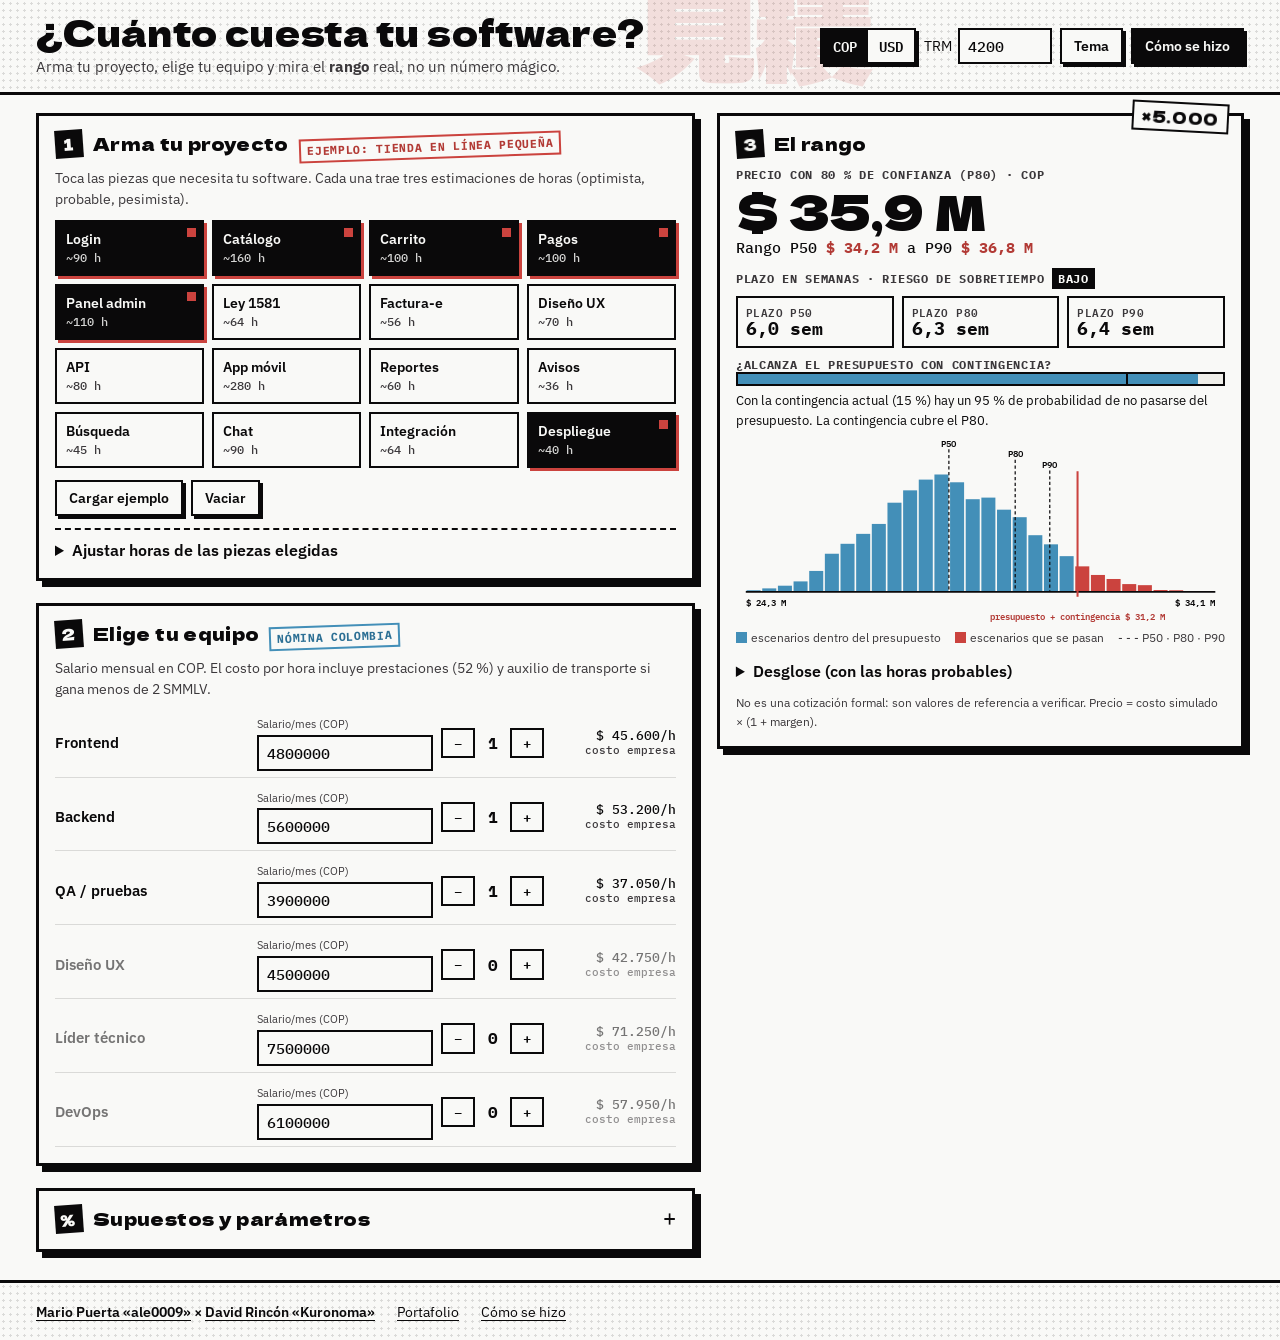
<file: index.html>
<!doctype html>
<html lang="es">
<head>
  <meta charset="utf-8">
  <meta name="viewport" content="width=device-width, initial-scale=1">
  <title>¿Cuánto cuesta tu software?</title>
  <meta name="description" content="Arma tu proyecto con piezas, elige tu equipo y mira el rango de costo y plazo (P50, P80, P90) con una simulación Monte Carlo. Valores de referencia editables; no es una cotización formal.">
  <meta name="color-scheme" content="light dark">
  <link rel="icon" href="data:image/svg+xml,%3Csvg xmlns='http://www.w3.org/2000/svg' viewBox='0 0 32 32'%3E%3Crect width='32' height='32' fill='%230A090A'/%3E%3Ctext x='16' y='24' font-size='22' text-anchor='middle' fill='%23CB433E' font-family='sans-serif'%3E%24%3C/text%3E%3C/svg%3E">
  <link rel="preconnect" href="https://fonts.googleapis.com">
  <link rel="preconnect" href="https://fonts.gstatic.com" crossorigin>
  <link href="https://fonts.googleapis.com/css2?family=Dela+Gothic+One&family=IBM+Plex+Mono:wght@400;500;600;700&family=IBM+Plex+Sans:wght@400;600;700&display=swap" rel="stylesheet">
  <link rel="stylesheet" href="css/estilo.css">
  <script>
    try { const t = localStorage.getItem('cotizador-tema'); if (t) document.documentElement.dataset.theme = t; } catch (e) {}
  </script>
</head>
<body>
  <a class="solo-lector" href="#resultado">Saltar al resultado</a>
  <header class="cabecera trama">
    <span class="kanji" aria-hidden="true">見積</span>
    <div class="marca">
      <h1>¿Cuánto cuesta tu software?</h1>
      <p>Arma tu proyecto, elige tu equipo y mira el <strong>rango</strong> real, no un número mágico.</p>
    </div>
    <div class="acciones">
      <div class="chip-moneda" role="group" aria-label="Moneda">
        <button type="button" data-moneda="COP" aria-pressed="true">COP</button>
        <button type="button" data-moneda="USD" aria-pressed="false">USD</button>
      </div>
      <label class="trm" title="Pesos colombianos por 1 dólar. Edítala con la TRM del día.">
        <span>TRM</span><input id="trm" type="number" min="1" step="1" inputmode="numeric" value="4200" aria-label="Tasa de cambio: pesos por dólar">
      </label>
      <button type="button" class="boton" id="tema" aria-label="Cambiar tema claro u oscuro">Tema</button>
      <a class="boton primario" href="proceso/">Cómo se hizo</a>
    </div>
  </header>

  <div class="mini-hud" aria-hidden="true">
    <span>P80 <b id="mini-precio">…</b></span>
    <span id="mini-plazo">…</span>
    <a href="#resultado">ver rango</a>
  </div>

  <main class="mesa">
    <div class="col-izq">
      <section class="panel" aria-labelledby="t-piezas">
        <h2 id="t-piezas"><span class="paso-num">1</span> Arma tu proyecto <span class="sello" id="sello-ejemplo">Ejemplo: tienda en línea pequeña</span></h2>
        <p class="ayuda">Toca las piezas que necesita tu software. Cada una trae tres estimaciones de horas (optimista, probable, pesimista).</p>
        <div class="piezas-grid" id="piezas" role="group" aria-label="Piezas del proyecto"></div>
        <div class="fila-acciones">
          <button type="button" class="boton" id="cargar-ejemplo">Cargar ejemplo</button>
          <button type="button" class="boton" id="vaciar">Vaciar</button>
        </div>
        <details class="ajuste" id="ajuste">
          <summary>Ajustar horas de las piezas elegidas</summary>
          <p class="ayuda">Horas de trabajo de todo el equipo. <span class="origen eco">EC</span> = horas probables del modelo de optimización (caso «pequeña»), rango −20 %/+50 % del motor de riesgo. <span class="origen propio">SP</span> = supuesto propio de esta herramienta.</p>
          <div class="tabla-scroll">
            <table class="tabla">
              <thead><tr><th scope="col">Pieza</th><th scope="col">Optimista</th><th scope="col">Probable</th><th scope="col">Pesimista</th></tr></thead>
              <tbody id="tabla-horas"></tbody>
            </table>
          </div>
        </details>
      </section>

      <section class="panel" aria-labelledby="t-equipo">
        <h2 id="t-equipo"><span class="paso-num">2</span> Elige tu equipo <span class="sello frio">Nómina Colombia</span></h2>
        <p class="ayuda">Salario mensual en COP. El costo por hora incluye prestaciones (52 %) y auxilio de transporte si gana menos de 2 SMMLV.</p>
        <div class="equipo-lista" id="equipo"></div>
      </section>

      <details class="panel supuestos" id="supuestos">
        <summary><h2 style="display:inline-flex"><span class="paso-num">%</span> Supuestos y parámetros</h2></summary>
        <p class="ayuda">Valores 2026: SMMLV 1.750.905 (Decreto 1469 de 2025) y auxilio de transporte 249.095 (Decreto 1470 de 2025), verificados el 10 nov 2026. Cambian cada año: edítalos si hace falta.</p>
        <div class="rejilla">
          <label>Factor prestacional (%)<input type="number" data-param="factorPrestacional" data-escala="100" min="0" max="199" step="1"></label>
          <label>SMMLV (COP)<input type="number" data-param="smmlv" min="0" step="1000"></label>
          <label>Auxilio de transporte (COP/mes)<input type="number" data-param="auxilioTransporte" min="0" step="1000"></label>
          <label>Auxilio si gana menos de (SMMLV)<input type="number" data-param="limiteAuxilioSmmlv" min="0" step="0.5"></label>
          <label>Horas pagadas por semana<input type="number" data-param="horasSemana" min="1" step="1"></label>
          <label>Semanas por mes<input type="number" data-param="semanasMes" min="1" step="0.01"></label>
          <label>Horas productivas por persona y semana<input type="number" data-param="horasProductivas" min="1" step="1"></label>
          <label>Contingencia (%)<input type="number" data-param="contingencia" data-escala="100" min="0" max="100" step="1"></label>
          <label>Margen comercial (%)<input type="number" data-param="margen" data-escala="100" min="0" max="200" step="1"></label>
          <label>Otros costos fijos (COP: hosting, licencias)<input type="number" data-param="otrosCostos" min="0" step="100000"></label>
          <label>Distribución<select data-param="distribucion"><option value="pert">Beta-PERT</option><option value="triangular">Triangular</option></select></label>
          <label>Iteraciones Monte Carlo<input type="number" data-param="iteraciones" min="100" max="100000" step="500"></label>
          <label>Semilla<input type="number" data-param="semilla" min="0" step="1"></label>
        </div>
        <div class="fila-acciones"><button type="button" class="boton" id="restaurar">Restaurar valores de referencia</button></div>
      </details>
    </div>

    <section class="panel resultado" id="resultado" aria-labelledby="t-resultado" tabindex="-1">
      <span class="onoma" id="onoma" aria-hidden="true">×5000</span>
      <h2 id="t-resultado"><span class="paso-num">3</span> El rango</h2>
      <div id="salida" aria-live="polite">
        <div class="hud-precio">
          <span class="hud-etiqueta" id="etq-precio">Precio con 80 % de confianza (P80)</span>
          <span class="hud-grande num" id="precio-p80">…</span>
          <span class="hud-rango" id="precio-rango">…</span>
        </div>
        <div class="hud-etiqueta" title="Semanas planeadas frente a un umbral de 10 semanas (regla de eiran)">Plazo en semanas · riesgo de sobretiempo <span class="nivel" id="nivel">…</span></div>
        <div class="hud-fila">
          <div class="hud-caja"><div class="e">Plazo P50</div><div class="v" id="sem-p50">…</div></div>
          <div class="hud-caja"><div class="e">Plazo P80</div><div class="v" id="sem-p80">…</div></div>
          <div class="hud-caja"><div class="e">Plazo P90</div><div class="v" id="sem-p90">…</div></div>
        </div>
        <div class="medidor">
          <div class="hud-etiqueta">¿Alcanza el presupuesto con contingencia?</div>
          <div class="barra" role="meter" id="medidor" aria-valuemin="0" aria-valuemax="100" aria-valuenow="0" aria-label="Probabilidad de no pasarse del presupuesto con contingencia">
            <div class="relleno" id="medidor-relleno"></div><div class="marca80" title="Meta: 80 %"></div>
          </div>
          <p id="lectura">…</p>
        </div>
      </div>
      <svg class="histo" id="histo" viewBox="0 0 600 230" role="img" aria-labelledby="histo-titulo histo-desc">
        <title id="histo-titulo">Distribución del costo simulado</title>
        <desc id="histo-desc">Histograma de los escenarios simulados.</desc>
      </svg>
      <div class="leyenda" aria-hidden="true">
        <span><i style="background:var(--frio)"></i>escenarios dentro del presupuesto</span>
        <span><i style="background:var(--acento)"></i>escenarios que se pasan</span>
        <span>- - - P50 · P80 · P90</span>
      </div>
      <details class="desglose" id="desglose">
        <summary>Desglose (con las horas probables)</summary>
        <div id="desglose-cuerpo"></div>
      </details>
      <p class="aviso-legal">No es una cotización formal: son valores de referencia a verificar. Precio = costo simulado × (1 + margen).</p>
    </section>
  </main>

  <footer class="pie trama">
    <span class="creditos"><a href="https://github.com/ale0009" target="_blank" rel="noopener">Mario Puerta «ale0009»</a> × <a href="https://www.linkedin.com/in/davidalexanderrinconcorredorkuronoma/" target="_blank" rel="noopener">David Rincón «Kuronoma»</a></span> <a href="https://kx-portafolio.vercel.app" target="_blank" rel="noopener">Portafolio</a>
    <a href="proceso/">Cómo se hizo</a>
  </footer>
  <script type="module" src="js/app.js"></script>
</body>
</html>
</file>
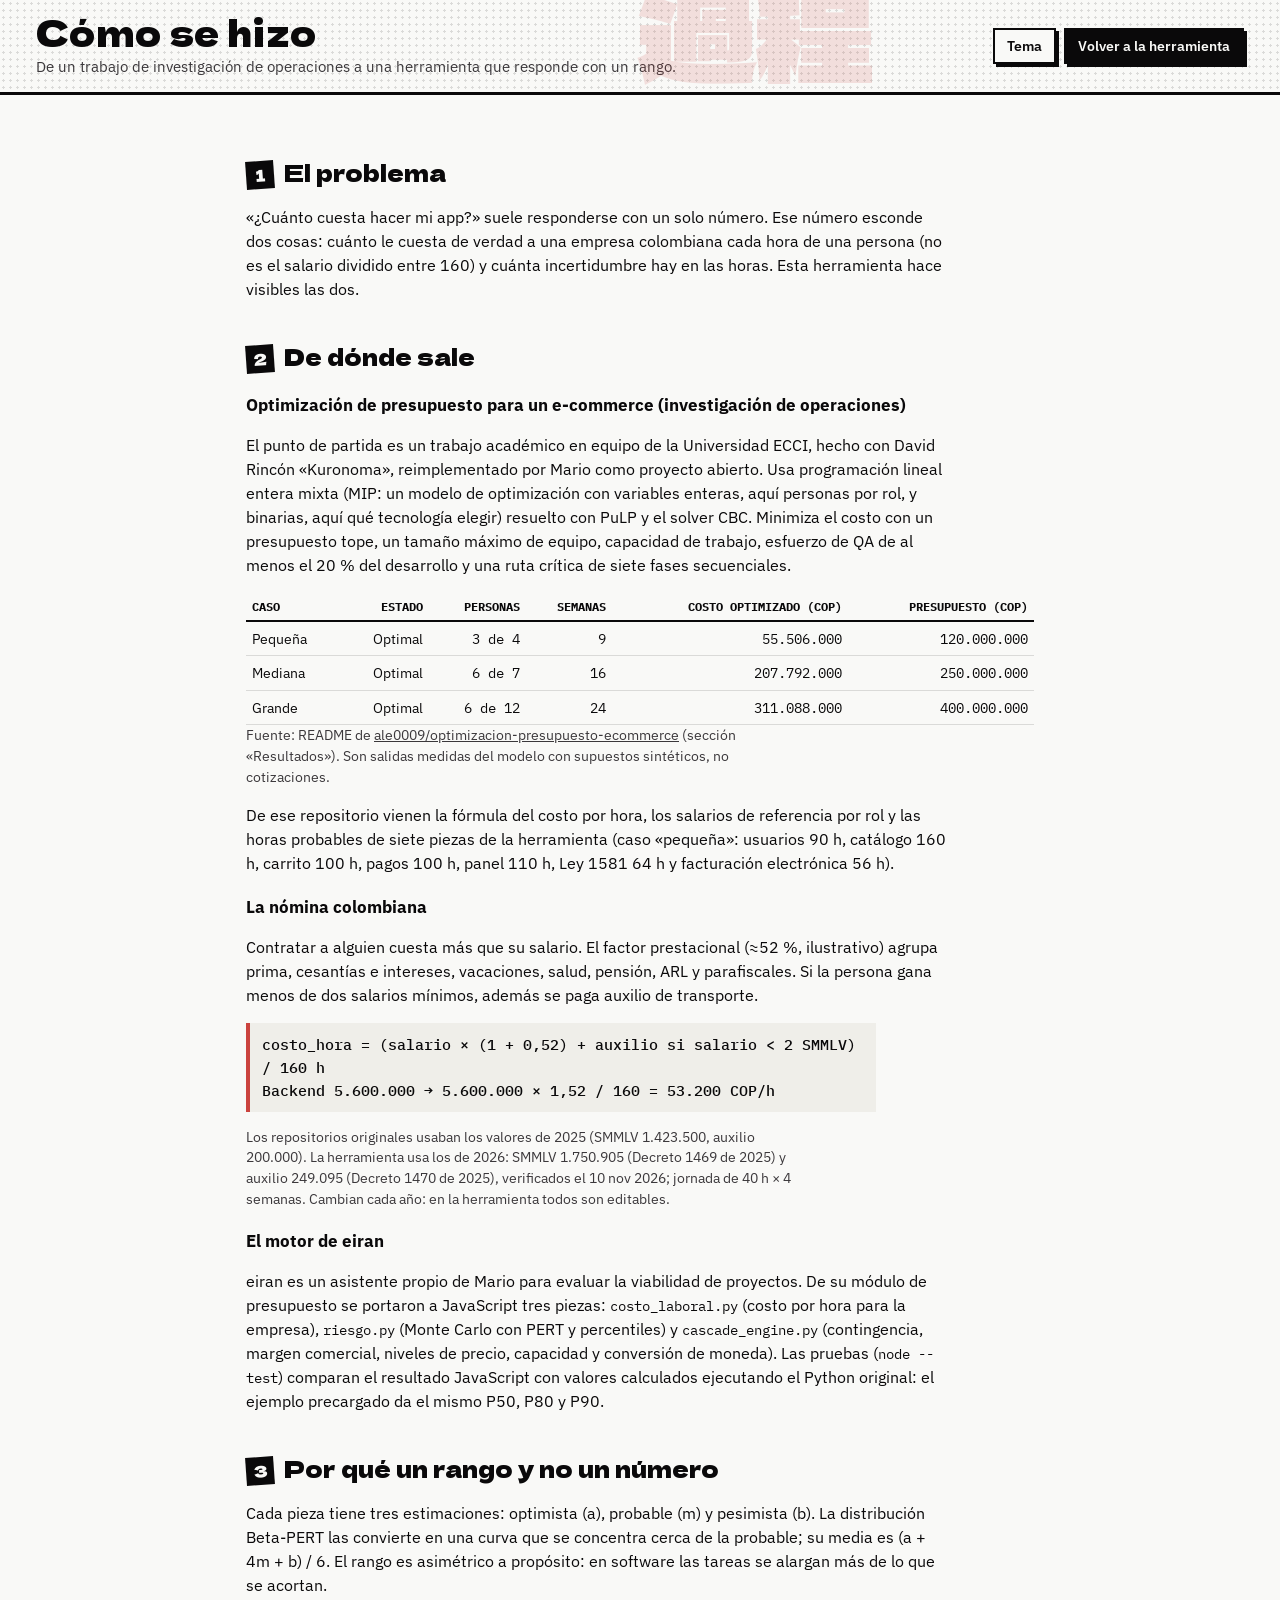
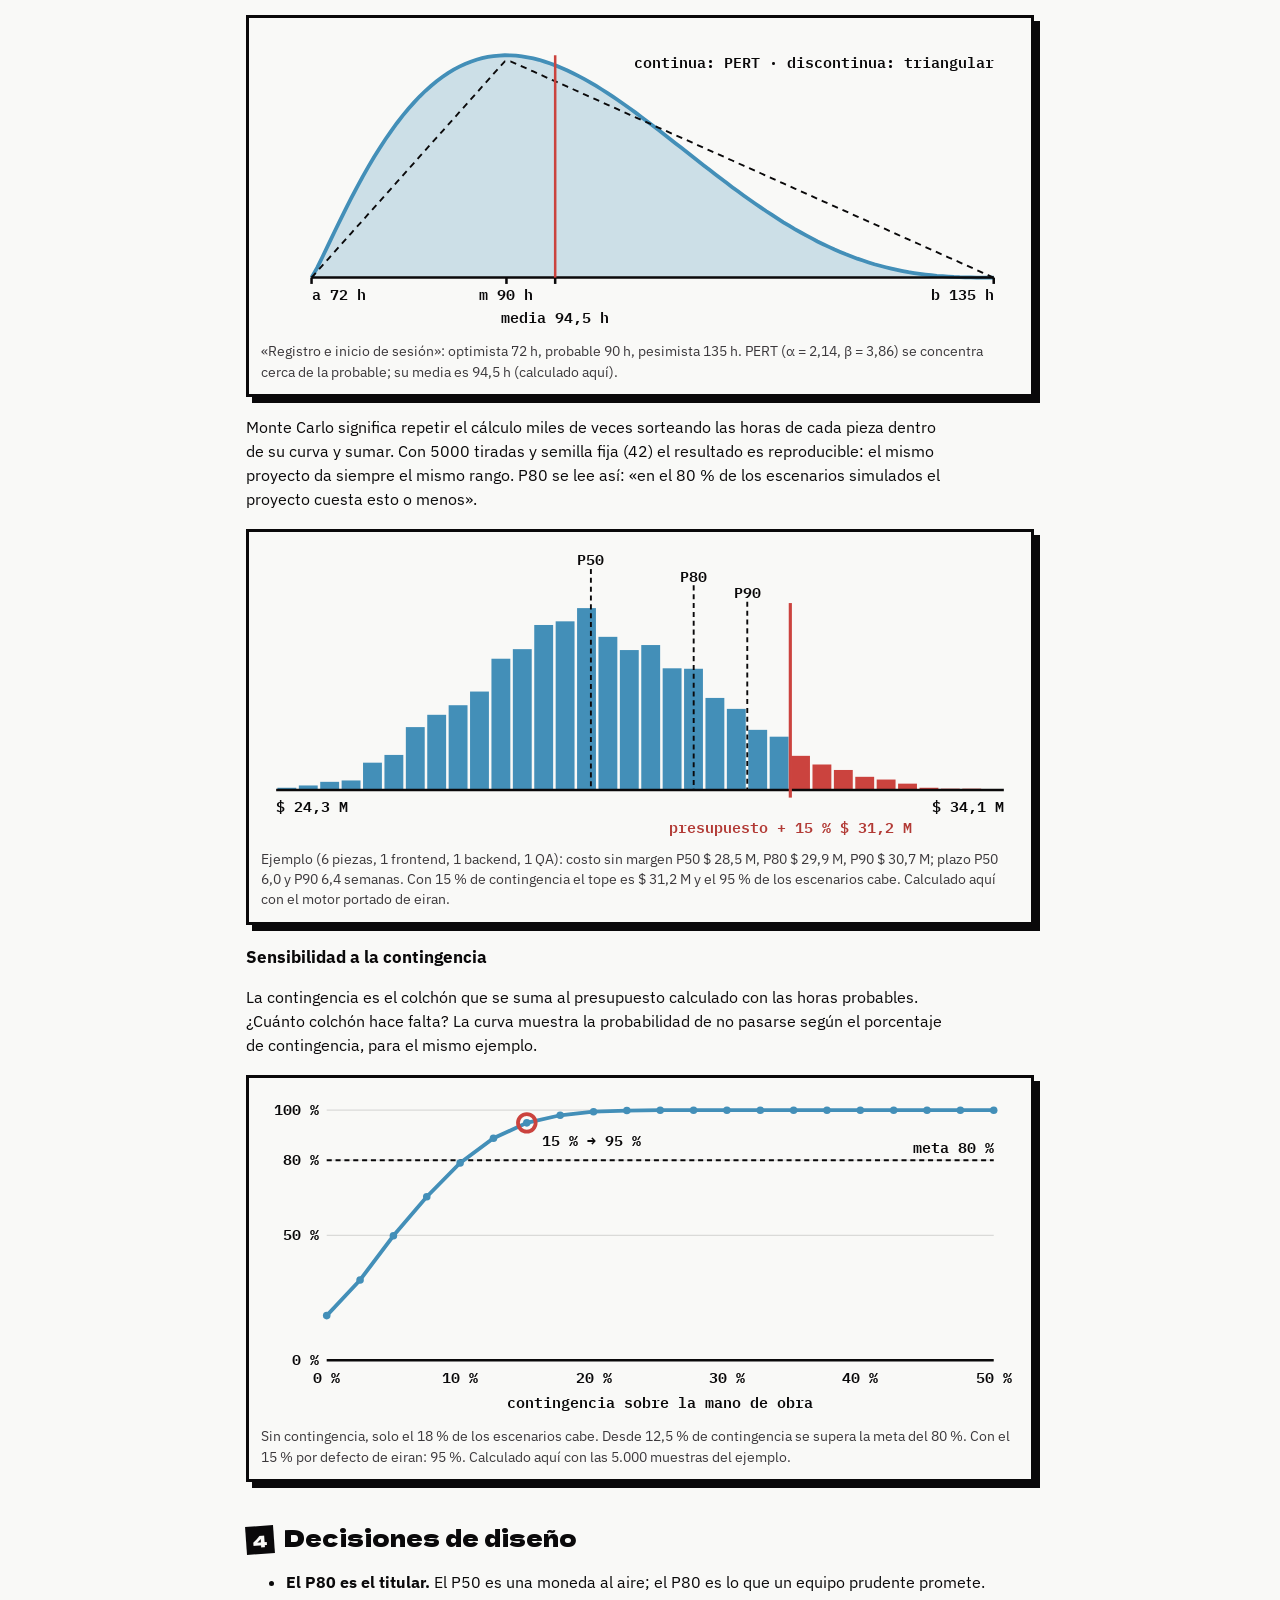
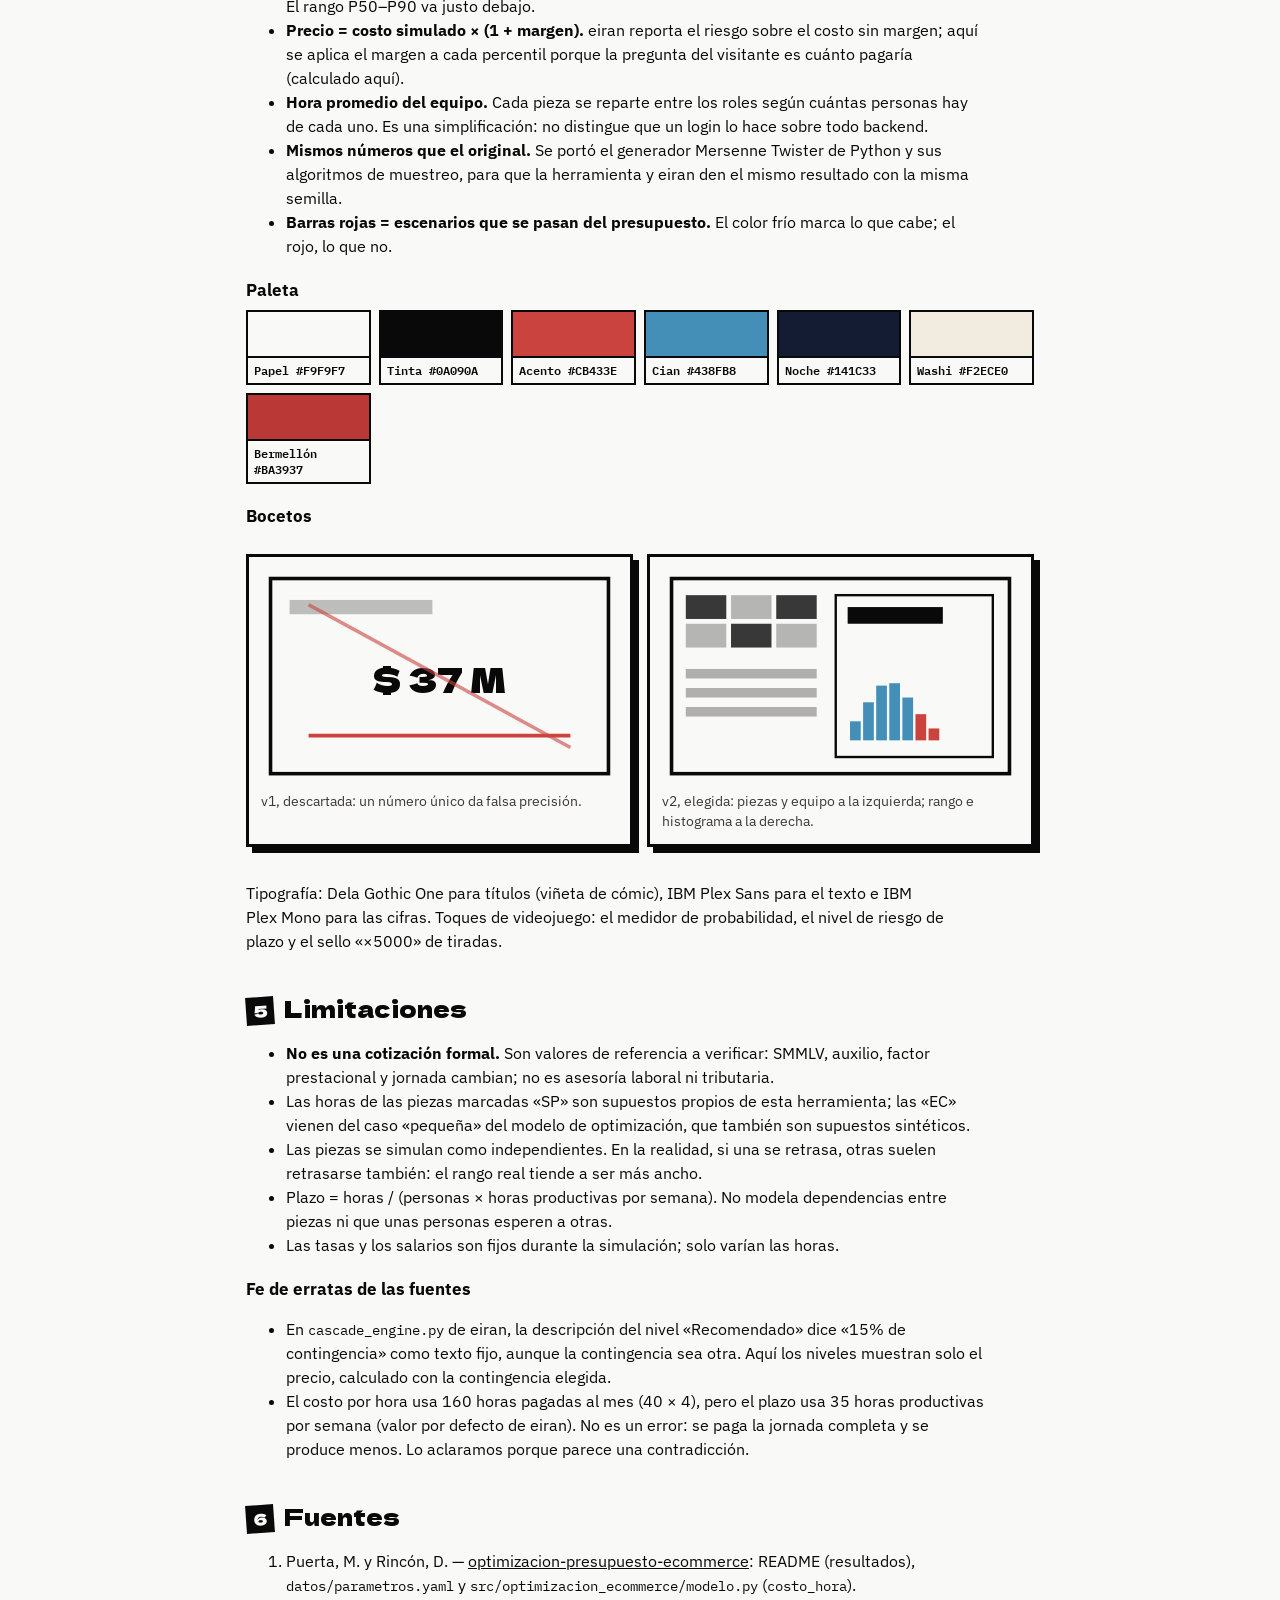
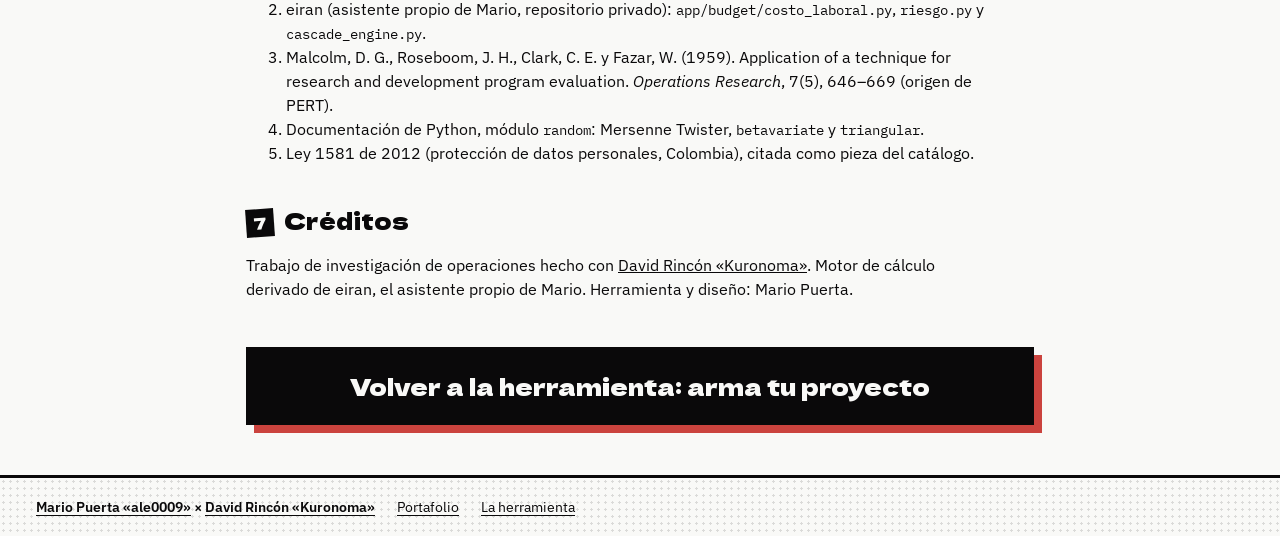
<file: proceso/index.html>
<!doctype html>
<html lang="es">
<head>
  <meta charset="utf-8">
  <meta name="viewport" content="width=device-width, initial-scale=1">
  <title>Cómo se hizo · ¿Cuánto cuesta tu software?</title>
  <meta name="description" content="El proceso detrás del cotizador: optimización de presupuesto con PuLP, nómina colombiana, Monte Carlo con PERT, decisiones de diseño y limitaciones.">
  <meta name="color-scheme" content="light dark">
  <link rel="icon" href="data:image/svg+xml,%3Csvg xmlns='http://www.w3.org/2000/svg' viewBox='0 0 32 32'%3E%3Crect width='32' height='32' fill='%230A090A'/%3E%3Ctext x='16' y='24' font-size='22' text-anchor='middle' fill='%23CB433E' font-family='sans-serif'%3E%24%3C/text%3E%3C/svg%3E">
  <link rel="preconnect" href="https://fonts.googleapis.com">
  <link rel="preconnect" href="https://fonts.gstatic.com" crossorigin>
  <link href="https://fonts.googleapis.com/css2?family=Dela+Gothic+One&family=IBM+Plex+Mono:wght@400;500;600;700&family=IBM+Plex+Sans:wght@400;600;700&display=swap" rel="stylesheet">
  <link rel="stylesheet" href="../css/estilo.css">
  <script>
    try { const t = localStorage.getItem('cotizador-tema'); if (t) document.documentElement.dataset.theme = t; } catch (e) {}
  </script>
</head>
<body>
  <header class="cabecera trama">
    <span class="kanji" aria-hidden="true">過程</span>
    <div class="marca">
      <h1>Cómo se hizo</h1>
      <p>De un trabajo de investigación de operaciones a una herramienta que responde con un rango.</p>
    </div>
    <div class="acciones">
      <button type="button" class="boton" id="tema" aria-label="Cambiar tema claro u oscuro">Tema</button>
      <a class="boton primario" href="../">Volver a la herramienta</a>
    </div>
  </header>

  <main class="lectura">
    <section aria-labelledby="h-problema">
      <h2 id="h-problema"><span class="paso-num">1</span> El problema</h2>
      <p>«¿Cuánto cuesta hacer mi app?» suele responderse con un solo número. Ese número esconde dos cosas: cuánto le cuesta de verdad a una empresa colombiana cada hora de una persona (no es el salario dividido entre 160) y cuánta incertidumbre hay en las horas. Esta herramienta hace visibles las dos.</p>
    </section>

    <section aria-labelledby="h-origen">
      <h2 id="h-origen"><span class="paso-num">2</span> De dónde sale</h2>
      <h3>Optimización de presupuesto para un e-commerce (investigación de operaciones)</h3>
      <p>El punto de partida es un trabajo académico en equipo de la Universidad ECCI, hecho con David Rincón «Kuronoma», reimplementado por Mario como proyecto abierto. Usa programación lineal entera mixta (MIP: un modelo de optimización con variables enteras, aquí personas por rol, y binarias, aquí qué tecnología elegir) resuelto con PuLP y el solver CBC. Minimiza el costo con un presupuesto tope, un tamaño máximo de equipo, capacidad de trabajo, esfuerzo de QA de al menos el 20 % del desarrollo y una ruta crítica de siete fases secuenciales.</p>
      <div class="tabla-scroll">
        <table class="cifras">
          <caption class="solo-lector">Resultados del modelo de optimización según su README</caption>
          <thead><tr><th scope="col">Caso</th><th scope="col">Estado</th><th scope="col">Personas</th><th scope="col">Semanas</th><th scope="col">Costo optimizado (COP)</th><th scope="col">Presupuesto (COP)</th></tr></thead>
          <tbody>
            <tr><td>Pequeña</td><td>Optimal</td><td class="num">3 de 4</td><td class="num">9</td><td class="num">55.506.000</td><td class="num">120.000.000</td></tr>
            <tr><td>Mediana</td><td>Optimal</td><td class="num">6 de 7</td><td class="num">16</td><td class="num">207.792.000</td><td class="num">250.000.000</td></tr>
            <tr><td>Grande</td><td>Optimal</td><td class="num">6 de 12</td><td class="num">24</td><td class="num">311.088.000</td><td class="num">400.000.000</td></tr>
          </tbody>
        </table>
      </div>
      <p class="ayuda">Fuente: README de <a href="https://github.com/ale0009/optimizacion-presupuesto-ecommerce">ale0009/optimizacion-presupuesto-ecommerce</a> (sección «Resultados»). Son salidas medidas del modelo con supuestos sintéticos, no cotizaciones.</p>
      <p>De ese repositorio vienen la fórmula del costo por hora, los salarios de referencia por rol y las horas probables de siete piezas de la herramienta (caso «pequeña»: usuarios 90 h, catálogo 160 h, carrito 100 h, pagos 100 h, panel 110 h, Ley 1581 64 h y facturación electrónica 56 h).</p>

      <h3>La nómina colombiana</h3>
      <p>Contratar a alguien cuesta más que su salario. El factor prestacional (≈52 %, ilustrativo) agrupa prima, cesantías e intereses, vacaciones, salud, pensión, ARL y parafiscales. Si la persona gana menos de dos salarios mínimos, además se paga auxilio de transporte.</p>
      <p class="formula">costo_hora = (salario × (1 + 0,52) + auxilio si salario &lt; 2 SMMLV) / 160 h<br>Backend 5.600.000 → 5.600.000 × 1,52 / 160 = 53.200 COP/h</p>
      <p class="ayuda">Los repositorios originales usaban los valores de 2025 (SMMLV 1.423.500, auxilio 200.000). La herramienta usa los de 2026: SMMLV 1.750.905 (Decreto 1469 de 2025) y auxilio 249.095 (Decreto 1470 de 2025), verificados el 10 nov 2026; jornada de 40 h × 4 semanas. Cambian cada año: en la herramienta todos son editables.</p>

      <h3>El motor de eiran</h3>
      <p>eiran es un asistente propio de Mario para evaluar la viabilidad de proyectos. De su módulo de presupuesto se portaron a JavaScript tres piezas: <code>costo_laboral.py</code> (costo por hora para la empresa), <code>riesgo.py</code> (Monte Carlo con PERT y percentiles) y <code>cascade_engine.py</code> (contingencia, margen comercial, niveles de precio, capacidad y conversión de moneda). Las pruebas (<code>node --test</code>) comparan el resultado JavaScript con valores calculados ejecutando el Python original: el ejemplo precargado da el mismo P50, P80 y P90.</p>
    </section>

    <section aria-labelledby="h-metodo">
      <h2 id="h-metodo"><span class="paso-num">3</span> Por qué un rango y no un número</h2>
      <p>Cada pieza tiene tres estimaciones: optimista (a), probable (m) y pesimista (b). La distribución Beta-PERT las convierte en una curva que se concentra cerca de la probable; su media es (a + 4m + b) / 6. El rango es asimétrico a propósito: en software las tareas se alargan más de lo que se acortan.</p>
      <figure>
        <svg id="g-pert" viewBox="0 0 600 240" role="img" aria-labelledby="g-pert-t g-pert-d"><title id="g-pert-t">Curva PERT y triangular de una pieza</title><desc id="g-pert-d">Curva de probabilidad de las horas de la pieza de registro e inicio de sesión.</desc></svg>
        <figcaption id="c-pert">Una pieza, tres estimaciones, una curva.</figcaption>
      </figure>
      <p>Monte Carlo significa repetir el cálculo miles de veces sorteando las horas de cada pieza dentro de su curva y sumar. Con 5000 tiradas y semilla fija (42) el resultado es reproducible: el mismo proyecto da siempre el mismo rango. P80 se lee así: «en el 80 % de los escenarios simulados el proyecto cuesta esto o menos».</p>
      <figure>
        <svg id="g-histo" class="histo" viewBox="0 0 600 230" role="img" aria-labelledby="g-histo-t g-histo-d"><title id="g-histo-t">Distribución del costo del ejemplo</title><desc id="g-histo-d">Histograma del costo simulado del ejemplo precargado.</desc></svg>
        <figcaption id="c-histo">Costo simulado del ejemplo (tienda en línea pequeña).</figcaption>
      </figure>
      <h3>Sensibilidad a la contingencia</h3>
      <p>La contingencia es el colchón que se suma al presupuesto calculado con las horas probables. ¿Cuánto colchón hace falta? La curva muestra la probabilidad de no pasarse según el porcentaje de contingencia, para el mismo ejemplo.</p>
      <figure>
        <svg id="g-sens" viewBox="0 0 600 260" role="img" aria-labelledby="g-sens-t g-sens-d"><title id="g-sens-t">Probabilidad de no pasarse según la contingencia</title><desc id="g-sens-d">Curva creciente de probabilidad frente al porcentaje de contingencia.</desc></svg>
        <figcaption id="c-sens">Calculado aquí con las muestras del ejemplo.</figcaption>
      </figure>
    </section>

    <section aria-labelledby="h-diseno">
      <h2 id="h-diseno"><span class="paso-num">4</span> Decisiones de diseño</h2>
      <ul>
        <li><strong>El P80 es el titular.</strong> El P50 es una moneda al aire; el P80 es lo que un equipo prudente promete. El rango P50–P90 va justo debajo.</li>
        <li><strong>Precio = costo simulado × (1 + margen).</strong> eiran reporta el riesgo sobre el costo sin margen; aquí se aplica el margen a cada percentil porque la pregunta del visitante es cuánto pagaría (calculado aquí).</li>
        <li><strong>Hora promedio del equipo.</strong> Cada pieza se reparte entre los roles según cuántas personas hay de cada uno. Es una simplificación: no distingue que un login lo hace sobre todo backend.</li>
        <li><strong>Mismos números que el original.</strong> Se portó el generador Mersenne Twister de Python y sus algoritmos de muestreo, para que la herramienta y eiran den el mismo resultado con la misma semilla.</li>
        <li><strong>Barras rojas = escenarios que se pasan del presupuesto.</strong> El color frío marca lo que cabe; el rojo, lo que no.</li>
      </ul>
      <h3>Paleta</h3>
      <div class="paleta">
        <div class="muestra"><span style="background:#F9F9F7"></span><div>Papel #F9F9F7</div></div>
        <div class="muestra"><span style="background:#0A090A"></span><div>Tinta #0A090A</div></div>
        <div class="muestra"><span style="background:#CB433E"></span><div>Acento #CB433E</div></div>
        <div class="muestra"><span style="background:#438FB8"></span><div>Cian #438FB8</div></div>
        <div class="muestra"><span style="background:#141C33"></span><div>Noche #141C33</div></div>
        <div class="muestra"><span style="background:#F2ECE0"></span><div>Washi #F2ECE0</div></div>
        <div class="muestra"><span style="background:#BA3937"></span><div>Bermellón #BA3937</div></div>
      </div>
      <h3>Bocetos</h3>
      <div class="bocetos">
        <figure>
          <svg viewBox="0 0 300 180" role="img" aria-labelledby="b1"><title id="b1">Versión descartada: un solo número</title>
            <rect x="8" y="8" width="284" height="164" fill="none" stroke="currentColor" stroke-width="3"/>
            <rect x="24" y="26" width="120" height="12" fill="currentColor" opacity=".25"/>
            <text x="150" y="104" text-anchor="middle" style="font:28px var(--titulo)">$ 37 M</text>
            <line x1="40" y1="140" x2="260" y2="140" stroke="#CB433E" stroke-width="3"/>
            <line x1="40" y1="30" x2="260" y2="150" stroke="#CB433E" stroke-width="3" opacity=".6"/>
          </svg>
          <figcaption>v1, descartada: un número único da falsa precisión.</figcaption>
        </figure>
        <figure>
          <svg viewBox="0 0 300 180" role="img" aria-labelledby="b2"><title id="b2">Versión elegida: piezas, equipo y rango</title>
            <rect x="8" y="8" width="284" height="164" fill="none" stroke="currentColor" stroke-width="3"/>
            <g fill="currentColor" opacity=".8"><rect x="20" y="22" width="34" height="20"/><rect x="58" y="22" width="34" height="20" opacity=".35"/><rect x="96" y="22" width="34" height="20"/><rect x="20" y="46" width="34" height="20" opacity=".35"/><rect x="58" y="46" width="34" height="20"/><rect x="96" y="46" width="34" height="20" opacity=".35"/></g>
            <g fill="currentColor" opacity=".3"><rect x="20" y="84" width="110" height="8"/><rect x="20" y="100" width="110" height="8"/><rect x="20" y="116" width="110" height="8"/></g>
            <rect x="146" y="22" width="132" height="136" fill="none" stroke="currentColor" stroke-width="2"/>
            <rect x="156" y="32" width="80" height="14" fill="currentColor"/>
            <g fill="#438FB8"><rect x="158" y="128" width="9" height="16"/><rect x="169" y="112" width="9" height="32"/><rect x="180" y="98" width="9" height="46"/><rect x="191" y="96" width="9" height="48"/><rect x="202" y="108" width="9" height="36"/></g>
            <g fill="#CB433E"><rect x="213" y="122" width="9" height="22"/><rect x="224" y="134" width="9" height="10"/></g>
          </svg>
          <figcaption>v2, elegida: piezas y equipo a la izquierda; rango e histograma a la derecha.</figcaption>
        </figure>
      </div>
      <p>Tipografía: Dela Gothic One para títulos (viñeta de cómic), IBM Plex Sans para el texto e IBM Plex Mono para las cifras. Toques de videojuego: el medidor de probabilidad, el nivel de riesgo de plazo y el sello «×5000» de tiradas.</p>
    </section>

    <section aria-labelledby="h-limites">
      <h2 id="h-limites"><span class="paso-num">5</span> Limitaciones</h2>
      <ul>
        <li><strong>No es una cotización formal.</strong> Son valores de referencia a verificar: SMMLV, auxilio, factor prestacional y jornada cambian; no es asesoría laboral ni tributaria.</li>
        <li>Las horas de las piezas marcadas «SP» son supuestos propios de esta herramienta; las «EC» vienen del caso «pequeña» del modelo de optimización, que también son supuestos sintéticos.</li>
        <li>Las piezas se simulan como independientes. En la realidad, si una se retrasa, otras suelen retrasarse también: el rango real tiende a ser más ancho.</li>
        <li>Plazo = horas / (personas × horas productivas por semana). No modela dependencias entre piezas ni que unas personas esperen a otras.</li>
        <li>Las tasas y los salarios son fijos durante la simulación; solo varían las horas.</li>
      </ul>
      <h3>Fe de erratas de las fuentes</h3>
      <ul>
        <li>En <code>cascade_engine.py</code> de eiran, la descripción del nivel «Recomendado» dice «15% de contingencia» como texto fijo, aunque la contingencia sea otra. Aquí los niveles muestran solo el precio, calculado con la contingencia elegida.</li>
        <li>El costo por hora usa 160 horas pagadas al mes (40 × 4), pero el plazo usa 35 horas productivas por semana (valor por defecto de eiran). No es un error: se paga la jornada completa y se produce menos. Lo aclaramos porque parece una contradicción.</li>
      </ul>
    </section>

    <section aria-labelledby="h-fuentes">
      <h2 id="h-fuentes"><span class="paso-num">6</span> Fuentes</h2>
      <ol>
        <li>Puerta, M. y Rincón, D. — <a href="https://github.com/ale0009/optimizacion-presupuesto-ecommerce">optimizacion-presupuesto-ecommerce</a>: README (resultados), <code>datos/parametros.yaml</code> y <code>src/optimizacion_ecommerce/modelo.py</code> (<code>costo_hora</code>).</li>
        <li>eiran (asistente propio de Mario, repositorio privado): <code>app/budget/costo_laboral.py</code>, <code>riesgo.py</code> y <code>cascade_engine.py</code>.</li>
        <li>Malcolm, D. G., Roseboom, J. H., Clark, C. E. y Fazar, W. (1959). Application of a technique for research and development program evaluation. <em>Operations Research</em>, 7(5), 646–669 (origen de PERT).</li>
        <li>Documentación de Python, módulo <code>random</code>: Mersenne Twister, <code>betavariate</code> y <code>triangular</code>.</li>
        <li>Ley 1581 de 2012 (protección de datos personales, Colombia), citada como pieza del catálogo.</li>
      </ol>
    </section>

    <section aria-labelledby="h-creditos">
      <h2 id="h-creditos"><span class="paso-num">7</span> Créditos</h2>
      <p>Trabajo de investigación de operaciones hecho con <a href="https://www.linkedin.com/in/davidalexanderrinconcorredorkuronoma/">David Rincón «Kuronoma»</a>. Motor de cálculo derivado de eiran, el asistente propio de Mario. Herramienta y diseño: Mario Puerta.</p>
    </section>

    <a class="volver" href="../">Volver a la herramienta: arma tu proyecto</a>
  </main>

  <footer class="pie trama">
    <span class="creditos"><a href="https://github.com/ale0009" target="_blank" rel="noopener">Mario Puerta «ale0009»</a> × <a href="https://www.linkedin.com/in/davidalexanderrinconcorredorkuronoma/" target="_blank" rel="noopener">David Rincón «Kuronoma»</a></span> <a href="https://kx-portafolio.vercel.app" target="_blank" rel="noopener">Portafolio</a>
    <a href="../">La herramienta</a>
  </footer>
  <script type="module" src="../js/proceso.js"></script>
</body>
</html>
</file>
<file: css/estilo.css>
/* Línea «Tinta y trama» (claro) y Jisseki (oscuro). Sin dependencias. */
:root {
  --papel: #F9F9F7;
  --papel-2: #EFEEE9;
  --tinta: #0A090A;
  --tinta-suave: #3B383B;
  --acento: #CB433E;
  --acento-texto: #B23A35;
  --frio: #438FB8;
  --frio-texto: #2C6F94;
  --trama: rgba(10, 9, 10, 0.13);
  --sombra: #0A090A;
  --borde: 3px solid var(--tinta);
  --titulo: 'Dela Gothic One', 'Bangers', system-ui, sans-serif;
  --texto: 'IBM Plex Sans', 'Atkinson Hyperlegible', system-ui, sans-serif;
  --mono: 'IBM Plex Mono', ui-monospace, monospace;
  color-scheme: light;
}
@media (prefers-color-scheme: dark) {
  :root:not([data-theme="light"]) {
    --papel: #141C33; --papel-2: #1D2744; --tinta: #F2ECE0; --tinta-suave: #CFC8BA;
    --acento: #BA3937; --acento-texto: #F08A84; --frio: #6FB0D6; --frio-texto: #8CC4E4;
    --trama: rgba(242, 236, 224, 0.10); --sombra: #05080F; color-scheme: dark;
  }
}
:root[data-theme="dark"] {
  --papel: #141C33; --papel-2: #1D2744; --tinta: #F2ECE0; --tinta-suave: #CFC8BA;
  --acento: #BA3937; --acento-texto: #F08A84; --frio: #6FB0D6; --frio-texto: #8CC4E4;
  --trama: rgba(242, 236, 224, 0.10); --sombra: #05080F; color-scheme: dark;
}

* { box-sizing: border-box; }
html { -webkit-text-size-adjust: 100%; }
body {
  margin: 0; background: var(--papel); color: var(--tinta);
  font: 16px/1.5 var(--texto); overflow-x: hidden;
}
a { color: inherit; }
:focus-visible { outline: 3px solid var(--frio); outline-offset: 2px; }
.solo-lector { position: absolute; width: 1px; height: 1px; overflow: hidden; clip: rect(0 0 0 0); white-space: nowrap; }
.mono, .num { font-family: var(--mono); font-variant-numeric: tabular-nums; }
.trama { background-image: radial-gradient(var(--trama) 1.2px, transparent 1.3px); background-size: 7px 7px; }

/* ---------- Cabecera ---------- */
.cabecera {
  position: relative; display: flex; flex-wrap: wrap; align-items: center; gap: 10px 20px;
  padding: 14px clamp(16px, 3vw, 36px); border-bottom: var(--borde); overflow: hidden;
}
.kanji {
  position: absolute; right: 32%; top: -28px; font: 120px/1 var(--titulo);
  color: var(--acento); opacity: .14; pointer-events: none; user-select: none; letter-spacing: -4px;
}
.marca h1 { margin: 0; font: clamp(1.45rem, 3.2vw, 2.2rem)/1.05 var(--titulo); letter-spacing: .01em; }
.marca p { margin: 4px 0 0; color: var(--tinta-suave); font-size: .95rem; }
.cabecera .acciones { margin-left: auto; display: flex; flex-wrap: wrap; gap: 8px; align-items: center; position: relative; }

.boton, .chip-moneda button, .paso button {
  font: 600 .9rem/1 var(--texto); color: var(--tinta); background: var(--papel);
  border: 2px solid var(--tinta); border-radius: 0; padding: 9px 12px; cursor: pointer;
  box-shadow: 3px 3px 0 var(--sombra); text-decoration: none; display: inline-flex; align-items: center; gap: 6px;
}
.boton:hover { transform: translate(-1px, -1px); box-shadow: 4px 4px 0 var(--sombra); }
.boton:active { transform: translate(2px, 2px); box-shadow: 1px 1px 0 var(--sombra); }
.boton.primario { background: var(--tinta); color: var(--papel); }
.chip-moneda { display: inline-flex; border: 2px solid var(--tinta); box-shadow: 3px 3px 0 var(--sombra); }
.chip-moneda button { border: 0; box-shadow: none; padding: 9px 11px; font-family: var(--mono); }
.chip-moneda button[aria-pressed="true"] { background: var(--tinta); color: var(--papel); }
.trm { display: inline-flex; align-items: center; gap: 6px; font-size: .85rem; }
.trm input { width: 6.2em; }

input[type="number"], select {
  font: 500 .95rem var(--mono); color: var(--tinta); background: var(--papel);
  border: 2px solid var(--tinta); border-radius: 0; padding: 6px 8px; min-width: 0;
}

/* ---------- Mesa de trabajo ---------- */
.mesa {
  display: grid; gap: 22px; padding: 18px clamp(16px, 3vw, 36px) 28px;
  grid-template-columns: minmax(0, 1.25fr) minmax(0, 1fr); align-items: start;
}
.col-izq { display: grid; gap: 22px; min-width: 0; }
.panel {
  border: var(--borde); background: var(--papel); box-shadow: 6px 6px 0 var(--sombra);
  padding: 14px 16px 16px; min-width: 0; position: relative;
}
.panel > h2, .panel summary h2 {
  display: flex; align-items: baseline; gap: 10px; flex-wrap: wrap;
  margin: 0 0 10px; font: 1.12rem/1.2 var(--titulo); letter-spacing: .02em;
}
.paso-num {
  display: inline-grid; place-items: center; width: 28px; height: 28px; background: var(--tinta); color: var(--papel);
  font: 1rem/1 var(--titulo); flex: none; transform: rotate(-4deg);
}
.sello {
  font: 700 .72rem/1 var(--mono); letter-spacing: .06em; text-transform: uppercase;
  border: 2px solid var(--acento); color: var(--acento-texto); padding: 4px 6px; transform: rotate(-2deg);
}
.sello.frio { border-color: var(--frio); color: var(--frio-texto); }
.ayuda { font-size: .86rem; color: var(--tinta-suave); margin: 0 0 10px; }

/* Piezas */
.piezas-grid { display: grid; grid-template-columns: repeat(auto-fill, minmax(132px, 1fr)); gap: 8px; }
.pieza {
  text-align: left; font: 600 .9rem/1.2 var(--texto); color: var(--tinta); background: var(--papel);
  border: 2px solid var(--tinta); padding: 8px 9px 7px; cursor: pointer; min-height: 56px;
  display: grid; gap: 3px; position: relative;
}
.pieza .h { font: 500 .76rem/1 var(--mono); color: var(--tinta-suave); }
.pieza[aria-pressed="true"] { background: var(--tinta); color: var(--papel); box-shadow: 3px 3px 0 var(--acento); }
.pieza[aria-pressed="true"] .h { color: var(--papel); opacity: .85; }
.pieza[aria-pressed="true"]::after {
  content: ''; position: absolute; top: 6px; right: 6px; width: 9px; height: 9px; background: var(--acento);
}
.pieza:hover { transform: translate(-1px, -1px); }
.fila-acciones { display: flex; gap: 8px; flex-wrap: wrap; margin-top: 12px; align-items: center; }

details.ajuste { margin-top: 12px; border-top: 2px dashed var(--tinta); padding-top: 8px; }
details summary { cursor: pointer; font-weight: 600; }
.supuestos summary { display: flex; align-items: center; gap: 8px; list-style: none; }
.supuestos summary::-webkit-details-marker { display: none; }
.supuestos summary h2 { margin: 0 !important; }
.supuestos summary::after { content: '+'; margin-left: auto; font: 1.4rem/1 var(--mono); }
.supuestos[open] summary::after { content: '−'; }
.tabla { width: 100%; border-collapse: collapse; font-size: .88rem; }
.tabla th, .tabla td { padding: 5px 6px; border-bottom: 1px solid var(--trama); text-align: right; vertical-align: middle; }
.tabla th:first-child, .tabla td:first-child { text-align: left; }
.tabla thead th { font: 700 .72rem/1.2 var(--mono); text-transform: uppercase; letter-spacing: .04em; border-bottom: 2px solid var(--tinta); }
.tabla input { width: 4.6em; padding: 4px 5px; font-size: .85rem; }
.tabla tfoot td { border-top: 2px solid var(--tinta); font-weight: 700; }
.origen { font: 600 .66rem/1 var(--mono); padding: 2px 4px; border: 1px solid currentColor; margin-left: 4px; white-space: nowrap; }
.origen.eco { color: var(--frio-texto); }
.origen.propio { color: var(--acento-texto); }
.tabla-scroll { overflow-x: auto; }
.tabla td.num { white-space: nowrap; }

/* Equipo */
.equipo-lista { display: grid; gap: 6px; }
.rol {
  display: grid; grid-template-columns: minmax(90px, 1.1fr) minmax(110px, 1fr) auto minmax(78px, .7fr);
  gap: 8px; align-items: center; padding: 6px 0; border-bottom: 1px solid var(--trama);
}
.rol .nombre { font-weight: 600; font-size: .92rem; }
.rol label.sal { display: grid; gap: 2px; font-size: .7rem; color: var(--tinta-suave); }
.rol label.sal input { width: 100%; }
.paso { display: inline-flex; align-items: center; }
.paso button { padding: 6px 10px; box-shadow: none; font-family: var(--mono); min-width: 34px; justify-content: center; }
.paso output { min-width: 2.2em; text-align: center; font: 700 1rem var(--mono); }
.rol .ch { text-align: right; font: 500 .8rem/1.25 var(--mono); }
.rol .ch small { display: block; color: var(--tinta-suave); font-size: .68rem; }
.rol.inactivo .nombre, .rol.inactivo .ch { opacity: .55; }

/* ---------- Resultado (HUD) ---------- */
.resultado { position: sticky; top: 14px; }
.hud-precio { display: grid; gap: 4px; margin-bottom: 14px; }
.hud-etiqueta { display: block; font: 700 .74rem/1.2 var(--mono); text-transform: uppercase; letter-spacing: .06em; color: var(--tinta-suave); }
.hud-grande { font: clamp(2rem, 4.6vw, 3rem)/1 var(--titulo); letter-spacing: -.01em; word-break: break-word; }
.hud-rango { font: 500 .95rem/1.3 var(--mono); }
.hud-rango b { color: var(--acento-texto); }
.hud-fila { display: grid; grid-template-columns: repeat(3, minmax(0, 1fr)); gap: 8px; margin: 10px 0; }
.hud-caja { border: 2px solid var(--tinta); padding: 7px 8px; min-width: 0; }
.hud-caja .v { font: 700 1.15rem/1.15 var(--mono); }
.hud-caja .e { font: 600 .68rem/1.2 var(--mono); text-transform: uppercase; color: var(--tinta-suave); letter-spacing: .04em; }
.medidor { margin: 10px 0 4px; }
.medidor .barra { height: 14px; border: 2px solid var(--tinta); background: var(--papel-2); position: relative; overflow: hidden; }
.medidor .relleno { position: absolute; inset: 0 auto 0 0; background: var(--frio); width: 0; transition: width .5s cubic-bezier(.2,.8,.2,1); }
.medidor .marca80 { position: absolute; top: -2px; bottom: -2px; left: 80%; width: 2px; background: var(--tinta); }
.medidor p { margin: 4px 0 0; font-size: .84rem; }
.nivel { font: 700 .72rem/1 var(--mono); padding: 3px 6px; background: var(--tinta); color: var(--papel); }

.histo { width: 100%; height: auto; display: block; margin-top: 6px; overflow: visible; }
.histo .barra { fill: var(--frio); transform-box: fill-box; transform-origin: 50% 100%; transition: transform .55s cubic-bezier(.2,.8,.2,1), fill .3s; }
.histo .barra.sobre { fill: var(--acento); }
.histo .eje { stroke: var(--tinta); stroke-width: 2; }
.histo .linea-p { stroke: var(--tinta); stroke-width: 1.5; stroke-dasharray: 4 3; }
.histo .linea-tope { stroke: var(--acento); stroke-width: 2.5; }
.histo text { fill: var(--tinta); font: 600 11px var(--mono); }
.histo .t-tope { fill: var(--acento-texto); }
.leyenda { display: flex; flex-wrap: wrap; gap: 6px 14px; font-size: .78rem; margin-top: 4px; color: var(--tinta-suave); }
.leyenda i { display: inline-block; width: 11px; height: 11px; margin-right: 4px; vertical-align: -1px; }
.onoma {
  position: absolute; right: 12px; top: -14px; background: var(--papel); border: 2px solid var(--tinta);
  font: 1rem/1 var(--titulo); padding: 5px 8px; transform: rotate(3deg); letter-spacing: .04em;
}
.onoma.pulso { animation: pulso .45s ease-out; }
@keyframes pulso { 0% { transform: rotate(3deg) scale(1.25); } 100% { transform: rotate(3deg) scale(1); } }
.error { border: 2px solid var(--acento); color: var(--acento-texto); padding: 10px; font-weight: 600; }
.desglose { margin-top: 12px; }
.desglose h3 { font: 700 .78rem/1.2 var(--mono); text-transform: uppercase; letter-spacing: .05em; margin: 14px 0 4px; }
.aviso-legal { font-size: .78rem; color: var(--tinta-suave); margin: 10px 0 0; }

/* Supuestos */
.supuestos .rejilla { display: grid; grid-template-columns: repeat(auto-fill, minmax(190px, 1fr)); gap: 10px 14px; margin-top: 10px; }
.supuestos label { display: grid; gap: 3px; font-size: .8rem; color: var(--tinta-suave); }
.supuestos label input, .supuestos label select { width: 100%; color: var(--tinta); }

/* Barra fija para móvil */
.mini-hud { display: none; }

/* ---------- Pie ---------- */
.pie {
  border-top: var(--borde); padding: 18px clamp(16px, 3vw, 36px); display: flex; flex-wrap: wrap;
  gap: 8px 22px; align-items: center; font-size: .9rem;
}
.pie .creditos { font-weight: 600; }
.pie a { text-underline-offset: 3px; }

/* ---------- Proceso ---------- */
.lectura { max-width: 860px; margin: 0 auto; padding: 22px clamp(16px, 3vw, 36px) 40px; }
.lectura h2 { font: 1.45rem/1.2 var(--titulo); margin: 42px 0 12px; display: flex; gap: 10px; align-items: baseline; }
.lectura h3 { font: 700 1.05rem/1.3 var(--texto); margin: 22px 0 8px; }
.lectura p, .lectura li { max-width: 70ch; }
.lectura code { font-family: var(--mono); font-size: .9em; overflow-wrap: anywhere; }
.lectura figure { margin: 18px 0; border: var(--borde); box-shadow: 6px 6px 0 var(--sombra); padding: 12px; background: var(--papel); }
.lectura figcaption { font-size: .85rem; color: var(--tinta-suave); margin-top: 8px; }
.lectura svg { width: 100%; height: auto; display: block; }
.lectura svg text { fill: var(--tinta); font: 600 12px var(--mono); }
.lectura .formula { font: 500 .95rem/1.5 var(--mono); background: var(--papel-2); border-left: 4px solid var(--acento); padding: 10px 12px; overflow-x: auto; }
.volver {
  display: block; text-align: center; margin: 46px 0 10px; padding: 22px 16px; font: 1.5rem/1.2 var(--titulo);
  background: var(--tinta); color: var(--papel); text-decoration: none; box-shadow: 8px 8px 0 var(--acento); border: var(--borde);
}
.volver:hover { transform: translate(-2px, -2px); }
.paleta { display: grid; grid-template-columns: repeat(auto-fill, minmax(110px, 1fr)); gap: 8px; }
.muestra { border: 2px solid var(--tinta); font: 600 .74rem/1.3 var(--mono); }
.muestra span { display: block; height: 46px; border-bottom: 2px solid var(--tinta); }
.muestra div { padding: 5px 6px; }
.bocetos { display: grid; grid-template-columns: repeat(auto-fit, minmax(240px, 1fr)); gap: 14px; }
.cifras { width: 100%; border-collapse: collapse; font-size: .9rem; }
.cifras th, .cifras td { border-bottom: 1px solid var(--trama); padding: 6px; text-align: right; }
.cifras th:first-child, .cifras td:first-child { text-align: left; }
.cifras thead th { border-bottom: 2px solid var(--tinta); font: 700 .74rem var(--mono); text-transform: uppercase; }

/* ---------- Responsivo ---------- */
@media (max-width: 980px) {
  .mesa { grid-template-columns: minmax(0, 1fr); }
  .resultado { position: relative; top: auto; }
  .mini-hud {
    display: flex; position: sticky; top: 0; z-index: 5; gap: 10px; align-items: center; justify-content: space-between;
    background: var(--tinta); color: var(--papel); padding: 8px 16px; font: 600 .86rem/1.2 var(--mono);
  }
  .mini-hud b { font: 1.05rem/1 var(--titulo); }
  .mini-hud span, .mini-hud a { white-space: nowrap; }
  .mini-hud { font-size: .8rem; gap: 8px; }
  .mini-hud a { color: var(--papel); }
}
@media (max-width: 560px) {
  .kanji { font-size: 84px; top: -14px; right: -6px; }
  .cabecera .acciones { margin-left: 0; }
  .rol { grid-template-columns: minmax(0, 1fr) auto; grid-template-areas: "nombre paso" "sal ch"; row-gap: 4px; }
  .rol .nombre { grid-area: nombre; }
  .rol .paso { grid-area: paso; }
  .rol label.sal { grid-area: sal; }
  .rol .ch { grid-area: ch; }
  .piezas-grid { grid-template-columns: repeat(2, minmax(0, 1fr)); }
  .hud-caja .v { font-size: 1rem; }
  .panel { box-shadow: 4px 4px 0 var(--sombra); }
}
@media (prefers-reduced-motion: reduce) {
  *, *::before, *::after { transition: none !important; animation: none !important; }
}
</file>
